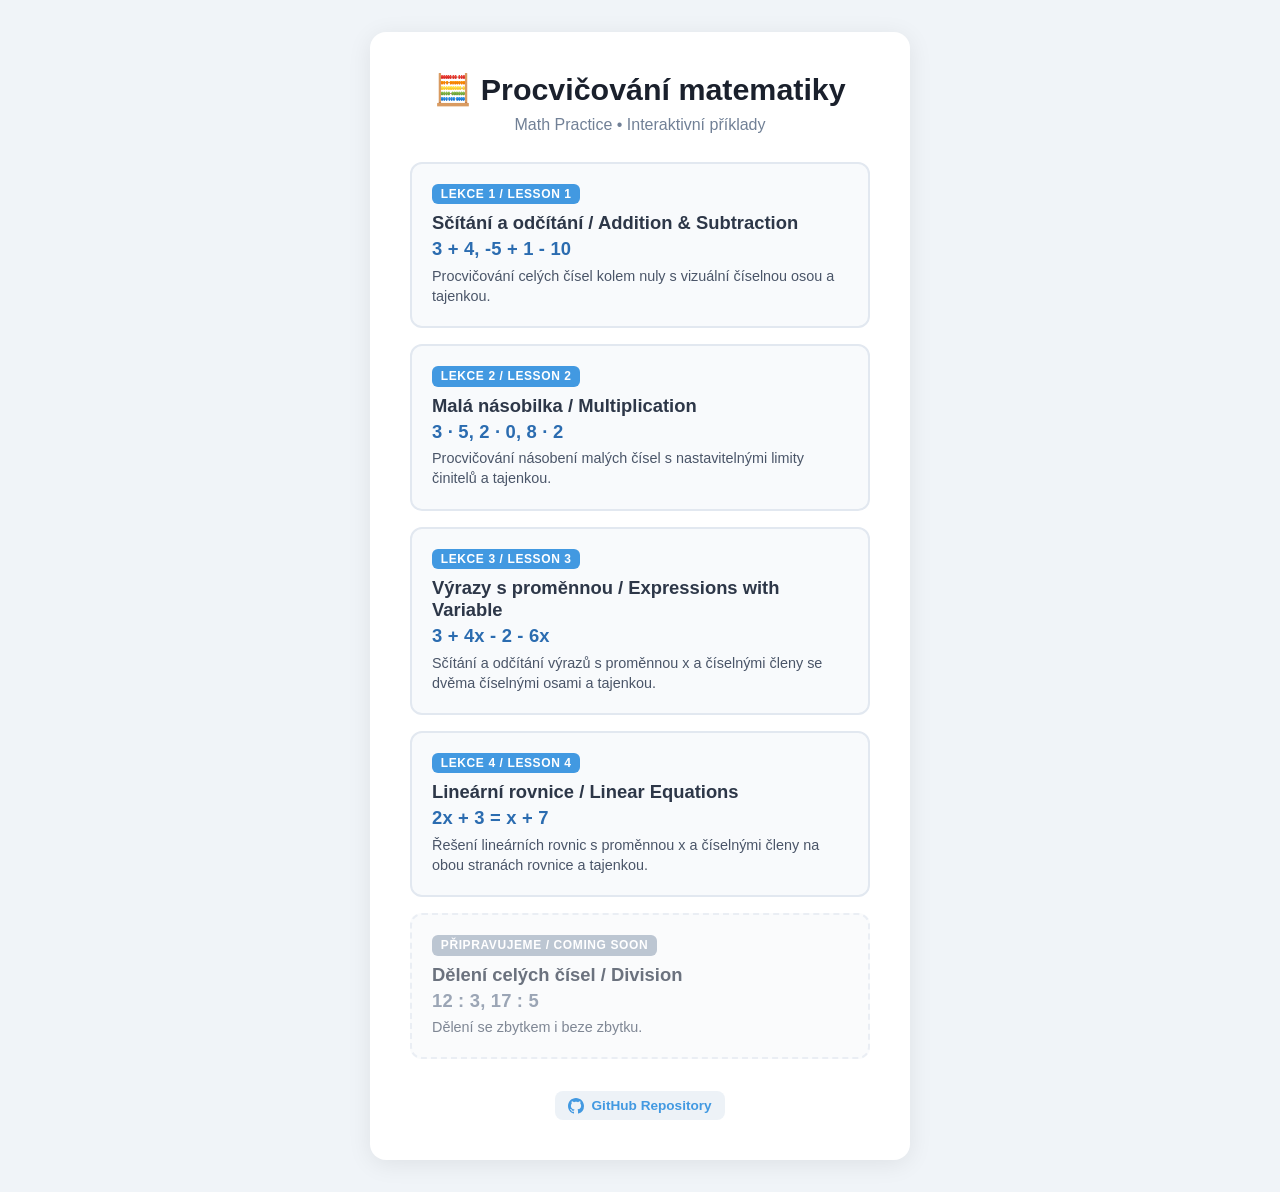
<file: index.html>
<!DOCTYPE html>
<html lang="cs">
<head>
  <meta charset="UTF-8">
  <meta name="viewport" content="width=device-width, initial-scale=1.0">
  <title>Procvičování matematiky / Math Practice</title>
  <style>
    *, *::before, *::after {
      box-sizing: border-box;
      margin: 0;
      padding: 0;
    }
    body {
      font-family: 'Segoe UI', Tahoma, Geneva, Verdana, sans-serif;
      background: #f0f4f8;
      color: #2d3748;
      min-height: 100vh;
      display: flex;
      justify-content: center;
      align-items: center;
      padding: 2rem 1rem;
    }
    .portal-card {
      background: #fff;
      border-radius: 16px;
      box-shadow: 0 4px 24px rgba(0,0,0,0.08);
      max-width: 540px;
      width: 100%;
      padding: 2.5rem;
      text-align: center;
    }
    .github-link {
      display: inline-flex;
      align-items: center;
      gap: 0.45rem;
      font-size: 0.85rem;
      font-weight: 600;
      color: #4a5568;
      text-decoration: none;
      background: #edf2f7;
      padding: 0.4rem 0.85rem;
      border-radius: 8px;
      transition: all 0.15s ease;
    }
    .github-link:hover {
      background: #e2e8f0;
      color: #1a202c;
      text-decoration: none;
    }
    .github-link svg {
      width: 16px;
      height: 16px;
      fill: currentColor;
    }
    h1 {
      font-size: 1.9rem;
      margin-bottom: 0.5rem;
      color: #1a202c;
    }
    .subtitle {
      font-size: 1rem;
      color: #718096;
      margin-bottom: 1.75rem;
    }
    .lessons-list {
      display: flex;
      flex-direction: column;
      gap: 1rem;
      margin-bottom: 2rem;
      text-align: left;
    }
    .lesson-card {
      display: block;
      text-decoration: none;
      color: inherit;
      background: #f8fafc;
      border: 2px solid #e2e8f0;
      border-radius: 12px;
      padding: 1.25rem;
      transition: all 0.2s ease;
    }
    .lesson-card:hover {
      border-color: #4299e1;
      background: #ebf8ff;
      transform: translateY(-2px);
      box-shadow: 0 4px 12px rgba(66, 153, 225, 0.15);
    }
    .lesson-badge {
      display: inline-block;
      font-size: 0.75rem;
      font-weight: 700;
      text-transform: uppercase;
      letter-spacing: 0.05em;
      padding: 0.2rem 0.55rem;
      border-radius: 6px;
      background: #4299e1;
      color: #fff;
      margin-bottom: 0.5rem;
    }
    .lesson-card.upcoming .lesson-badge {
      background: #a0aec0;
    }
    .lesson-card.upcoming {
      opacity: 0.7;
      cursor: not-allowed;
      border-style: dashed;
    }
    .lesson-card.upcoming:hover {
      border-color: #cbd5e1;
      background: #f8fafc;
      transform: none;
      box-shadow: none;
    }
    .lesson-title {
      font-size: 1.15rem;
      font-weight: 700;
      color: #2d3748;
      margin-bottom: 0.25rem;
    }
    .lesson-example {
      font-size: 1.15rem;
      font-weight: 700;
      color: #2b6cb0;
      margin-bottom: 0.35rem;
      letter-spacing: 0.01em;
    }
    .lesson-card.upcoming .lesson-example {
      color: #718096;
    }
    .lesson-desc {
      font-size: 0.9rem;
      color: #4a5568;
      line-height: 1.4;
    }
    .footer {
      font-size: 0.85rem;
      color: #a0aec0;
    }
    .footer a {
      color: #4299e1;
      text-decoration: none;
    }
    .footer a:hover {
      text-decoration: underline;
    }
  </style>
</head>
<body>
  <div class="portal-card">
    <h1>🧮 Procvičování matematiky</h1>
    <p class="subtitle">Math Practice &bull; Interaktivní příklady</p>

    <div class="lessons-list">
      <a href="1/" class="lesson-card">
        <span class="lesson-badge">Lekce 1 / Lesson 1</span>
        <div class="lesson-title">Sčítání a odčítání / Addition &amp; Subtraction</div>
        <div class="lesson-example">3 + 4, -5 + 1 - 10</div>
        <div class="lesson-desc">Procvičování celých čísel kolem nuly s vizuální číselnou osou a tajenkou.</div>
      </a>

      <a href="2/" class="lesson-card">
        <span class="lesson-badge">Lekce 2 / Lesson 2</span>
        <div class="lesson-title">Malá násobilka / Multiplication</div>
        <div class="lesson-example">3 · 5, 2 · 0, 8 · 2</div>
        <div class="lesson-desc">Procvičování násobení malých čísel s nastavitelnými limity činitelů a tajenkou.</div>
      </a>

      <a href="3/" class="lesson-card">
        <span class="lesson-badge">Lekce 3 / Lesson 3</span>
        <div class="lesson-title">Výrazy s proměnnou / Expressions with Variable</div>
        <div class="lesson-example">3 + 4x - 2 - 6x</div>
        <div class="lesson-desc">Sčítání a odčítání výrazů s proměnnou x a číselnými členy se dvěma číselnými osami a tajenkou.</div>
      </a>

      <a href="4/" class="lesson-card">
        <span class="lesson-badge">Lekce 4 / Lesson 4</span>
        <div class="lesson-title">Lineární rovnice / Linear Equations</div>
        <div class="lesson-example">2x + 3 = x + 7</div>
        <div class="lesson-desc">Řešení lineárních rovnic s proměnnou x a číselnými členy na obou stranách rovnice a tajenkou.</div>
      </a>

      <div class="lesson-card upcoming">
        <span class="lesson-badge">Připravujeme / Coming Soon</span>
        <div class="lesson-title">Dělení celých čísel / Division</div>
        <div class="lesson-example">12 : 3, 17 : 5</div>
        <div class="lesson-desc">Dělení se zbytkem i beze zbytku.</div>
      </div>
    </div>

    <div class="footer">
      <a href="https://github.com/me2d13/math" target="_blank" rel="noopener" class="github-link">
        <svg viewBox="0 0 16 16" width="16" height="16" aria-hidden="true"><path fill="currentColor" d="M8 0C3.58 0 0 3.58 0 8c0 3.54 2.29 6.53 5.47 7.59.4.07.55-.17.55-.38 0-.19-.01-.82-.01-1.49-2.01.37-2.53-.49-2.69-.94-.09-.23-.48-.94-.82-1.13-.28-.15-.68-.52-.01-.53.63-.01 1.08.58 1.23.82.72 1.21 1.87.87 2.33.66.07-.52.28-.87.51-1.07-1.78-.2-3.64-.89-3.64-3.95 0-.87.31-1.59.82-2.15-.08-.2-.36-1.02.08-2.12 0 0 .67-.21 2.2.82.64-.18 1.32-.27 2-.27.68 0 1.36.09 2 .27 1.53-1.04 2.2-.82 2.2-.82.44 1.1.16 1.92.08 2.12.51.56.82 1.27.82 2.15 0 3.07-1.87 3.75-3.65 3.95.29.25.54.73.54 1.48 0 1.07-.01 1.93-.01 2.2 0 .21.15.46.55.38A8.013 8.013 0 0016 8c0-4.42-3.58-8-8-8z"></path></svg>
        <span>GitHub Repository</span>
      </a>
    </div>
  </div>
</body>
</html>
</file>
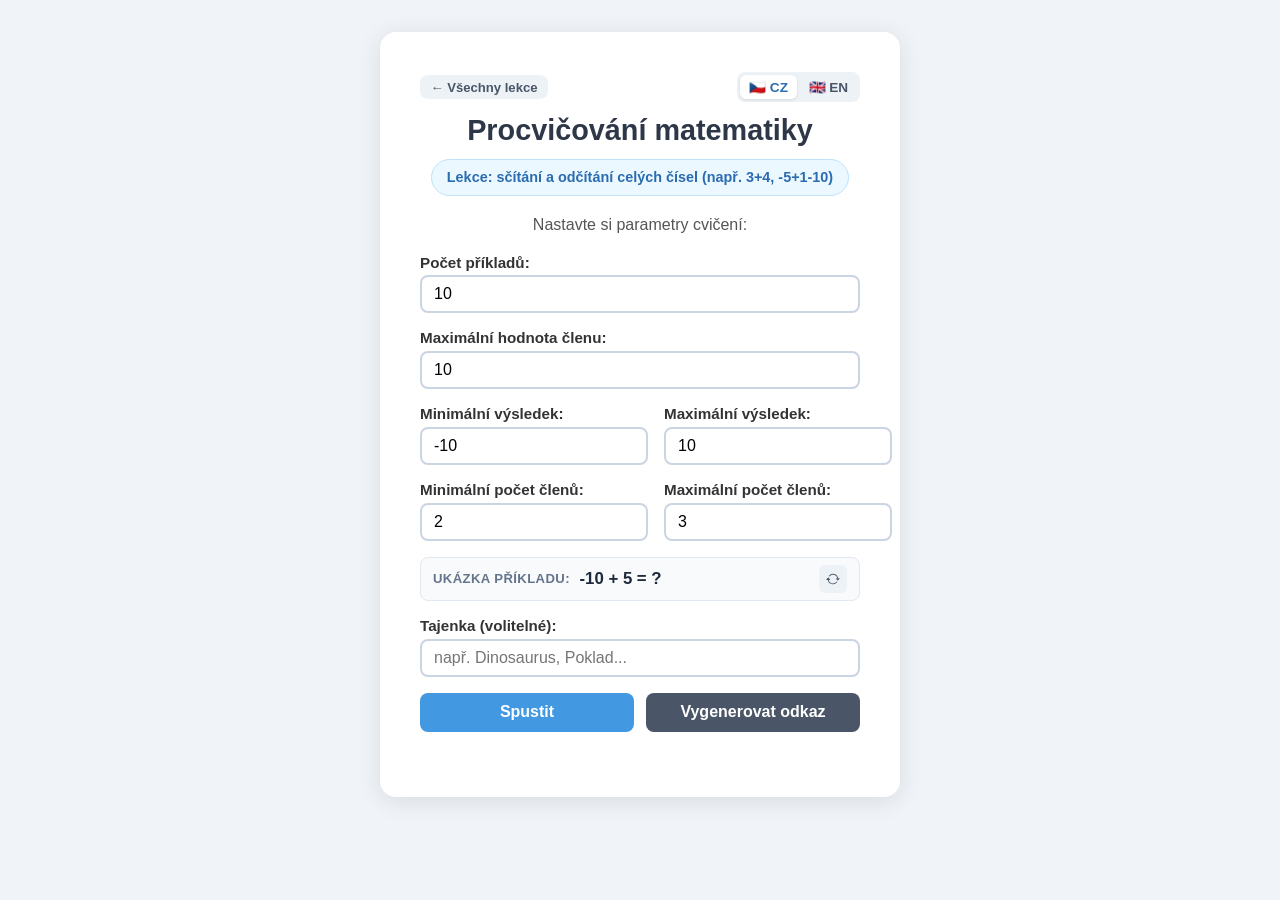
<file: 1/index.html>
<!DOCTYPE html>
<html lang="cs">
<head>
  <meta charset="UTF-8">
  <meta name="viewport" content="width=device-width, initial-scale=1.0">
  <title>Procvičování matematiky</title>
  <link rel="stylesheet" href="../shared/style.css">
</head>
<body>
  <div class="container">
    <div class="top-bar">
      <div class="top-bar-left">
        <a href="../" class="nav-home-link" data-i18n="allLessons">← Všechny lekce</a>
      </div>
      <div class="top-bar-right">
        <div class="lang-switcher">
          <button type="button" class="lang-btn active" data-lang="cs" title="Čeština">🇨🇿 CZ</button>
          <button type="button" class="lang-btn" data-lang="en" title="English">🇬🇧 EN</button>
        </div>
      </div>
    </div>

    <h1 data-i18n="appTitle">Procvičování matematiky</h1>

    <!-- SETUP SCREEN -->
    <div id="setup-screen">
      <div class="lesson-info" data-i18n="lesson1Info">Lekce: sčítání a odčítání celých čísel (např. 3+4, -5+1-10)</div>
      <p data-i18n="setupPrompt">Nastavte si parametry cvičení:</p>
      <div class="form-group">
        <label for="total-count" data-i18n="totalCountLabel">Počet příkladů:</label>
        <input type="number" id="total-count" min="1" value="10">
      </div>
      <div class="form-group">
        <label for="max-val" data-i18n="maxValLabel">Maximální hodnota členu:</label>
        <input type="number" id="max-val" min="1" value="10">
      </div>
      <div class="form-row">
        <div class="form-group">
          <label for="min-res" data-i18n="minResLabel">Minimální výsledek:</label>
          <input type="number" id="min-res" value="-10">
        </div>
        <div class="form-group">
          <label for="max-res" data-i18n="maxResLabel">Maximální výsledek:</label>
          <input type="number" id="max-res" value="10">
        </div>
      </div>
      <div class="form-row">
        <div class="form-group">
          <label for="min-terms" data-i18n="minTermsLabel">Minimální počet členů:</label>
          <input type="number" id="min-terms" min="2" value="2">
        </div>
        <div class="form-group">
          <label for="max-terms" data-i18n="maxTermsLabel">Maximální počet členů:</label>
          <input type="number" id="max-terms" min="2" value="3">
        </div>
      </div>
      <div class="sample-task-row">
        <div class="sample-task-left">
          <span class="sample-task-label" data-i18n="sampleTaskLabel">Ukázka příkladu:</span>
          <span class="sample-task-expr" id="sample-task-expr">—</span>
        </div>
        <button type="button" class="sample-refresh-btn" id="sample-refresh-btn" data-i18n-title="refreshSampleTitle" title="Vygenerovat jinou ukázku">
          <svg viewBox="0 0 16 16" aria-hidden="true"><path d="M11.534 7h3.932a.25.25 0 0 1 .192.41l-1.966 2.36a.25.25 0 0 1-.384 0l-1.966-2.36a.25.25 0 0 1 .192-.41zm-7.068 2H.534a.25.25 0 0 1-.192-.41l1.966-2.36a.25.25 0 0 1 .384 0l1.966 2.36a.25.25 0 0 1-.192.41z"/><path fill-rule="evenodd" d="M8 3c-1.552 0-2.94.707-3.857 1.818a.5.5 0 1 1-.771-.636A6.002 6.002 0 0 1 13.917 7H12.9A5.002 5.002 0 0 0 8 3zM3.1 9a5.002 5.002 0 0 0 4.9 4c1.552 0 2.94-.707 3.857-1.818a.5.5 0 1 1 .771.636A6.002 6.002 0 0 1 2.083 9H3.1z"/></svg>
        </button>
      </div>
      <div class="form-group">
        <label for="secret-word" data-i18n="secretWordLabel">Tajenka (volitelné):</label>
        <input type="text" id="secret-word" data-i18n-placeholder="secretWordPlaceholder" placeholder="např. Dinosaurus, Poklad...">
      </div>
      <div class="setup-btn-row">
        <button type="button" id="start-btn" data-i18n="startBtn">Spustit</button>
        <button type="button" id="gen-link-btn" data-i18n="genLinkBtn">Vygenerovat odkaz</button>
      </div>
      <div id="link-container" class="link-container hidden">
        <p class="link-label" data-i18n="linkLabel">Sdílejte tento odkaz se studentem:</p>
        <div class="link-box">
          <input type="text" id="share-link-input" readonly>
          <button type="button" id="copy-link-btn" data-i18n="copyBtn">Kopírovat</button>
        </div>
      </div>
      <div id="setup-error" class="error"></div>
    </div>

    <!-- PRACTICE SCREEN -->
    <div id="practice-screen" class="hidden">
      <div class="progress">
        <span id="progress-text">0 / 10</span>
      </div>
      <div id="problem-display" class="problem"></div>
      <div class="hint-container">
        <button type="button" id="hint-btn" class="hint-btn" data-i18n="hintBtn">Nápověda</button>
      </div>
      <div id="hint-box" class="hint-box hidden">
        <div id="number-line-container"></div>
      </div>
      <div class="input-area">
        <input type="text" id="answer-input" data-i18n-placeholder="answerPlaceholder" placeholder="Tvůj výsledek" autocomplete="off" inputmode="numeric" virtualkeyboardpolicy="manual">
      </div>
      <div id="numpad">
        <button type="button" class="np" data-value="1">1</button>
        <button type="button" class="np" data-value="2">2</button>
        <button type="button" class="np" data-value="3">3</button>

        <button type="button" class="np" data-value="4">4</button>
        <button type="button" class="np" data-value="5">5</button>
        <button type="button" class="np" data-value="6">6</button>

        <button type="button" class="np" data-value="7">7</button>
        <button type="button" class="np" data-value="8">8</button>
        <button type="button" class="np" data-value="9">9</button>

        <button type="button" class="np" data-action="minus">−</button>
        <button type="button" class="np" data-value="0">0</button>
        <button type="button" class="np" data-action="back">←</button>

        <button type="button" class="np" data-action="clear">C</button>
        <button type="button" id="next-btn" class="np numpad-next" data-i18n="nextBtn">Další</button>
      </div>
      <div id="feedback" class="feedback"></div>
    </div>

    <!-- CONGRATULATIONS SCREEN -->
    <div id="congrats-screen" class="hidden">
      <h2 data-i18n="congratsTitle">🎉 Gratulujeme! 🎉</h2>
      <p data-i18n="congratsMsg">Úspěšně jsi dokončil všechny příklady!</p>
      <div id="secret-reveal" class="secret-reveal hidden">
        <p class="secret-heading" data-i18n="secretRevealHeading">Právě jsi odhalil tajenku:</p>
        <div id="secret-word-display" class="secret-word-display"></div>
      </div>
      <p class="congrats-instruction" data-i18n="congratsInstruction">Nyní můžeš stránku zavřít, nebo kliknout na tlačítko níže a začít znovu.</p>
      <button id="restart-btn" data-i18n="restartBtn">Začít znovu</button>
    </div>
  </div>

  <script src="../shared/i18n.js"></script>
  <script src="../shared/common.js"></script>
  <script src="app.js"></script>
</body>
</html>
</file>
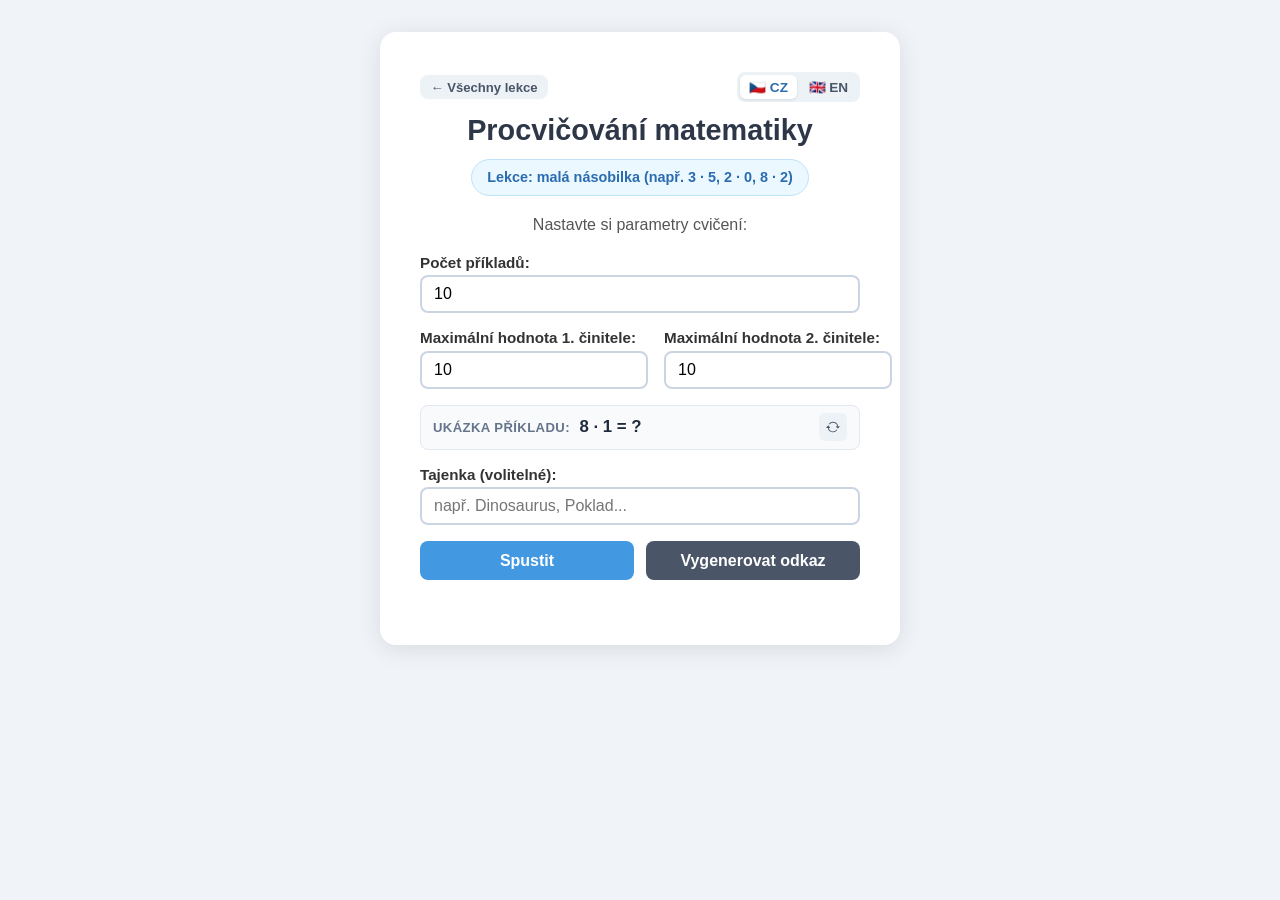
<file: 2/index.html>
<!DOCTYPE html>
<html lang="cs">
<head>
  <meta charset="UTF-8">
  <meta name="viewport" content="width=device-width, initial-scale=1.0">
  <title>Procvičování matematiky - Malá násobilka</title>
  <link rel="stylesheet" href="../shared/style.css">
</head>
<body>
  <div class="container">
    <div class="top-bar">
      <div class="top-bar-left">
        <a href="../" class="nav-home-link" data-i18n="allLessons">← Všechny lekce</a>
      </div>
      <div class="top-bar-right">
        <div class="lang-switcher">
          <button type="button" class="lang-btn active" data-lang="cs" title="Čeština">🇨🇿 CZ</button>
          <button type="button" class="lang-btn" data-lang="en" title="English">🇬🇧 EN</button>
        </div>
      </div>
    </div>

    <h1 data-i18n="appTitle">Procvičování matematiky</h1>

    <!-- SETUP SCREEN -->
    <div id="setup-screen">
      <div class="lesson-info" data-i18n="lesson2Info">Lekce: malá násobilka (např. 3 · 5, 2 · 0, 8 · 2)</div>
      <p data-i18n="setupPrompt">Nastavte si parametry cvičení:</p>

      <div class="form-group">
        <label for="total-count" data-i18n="totalCountLabel">Počet příkladů:</label>
        <input type="number" id="total-count" min="1" value="10">
      </div>

      <div class="form-row">
        <div class="form-group">
          <label for="max-val-1" data-i18n="maxVal1Label">Maximální hodnota 1. činitele:</label>
          <input type="number" id="max-val-1" min="0" value="10">
        </div>
        <div class="form-group">
          <label for="max-val-2" data-i18n="maxVal2Label">Maximální hodnota 2. činitele:</label>
          <input type="number" id="max-val-2" min="0" value="10">
        </div>
      </div>
      <div class="sample-task-row">
        <div class="sample-task-left">
          <span class="sample-task-label" data-i18n="sampleTaskLabel">Ukázka příkladu:</span>
          <span class="sample-task-expr" id="sample-task-expr">—</span>
        </div>
        <button type="button" class="sample-refresh-btn" id="sample-refresh-btn" data-i18n-title="refreshSampleTitle" title="Vygenerovat jinou ukázku">
          <svg viewBox="0 0 16 16" aria-hidden="true"><path d="M11.534 7h3.932a.25.25 0 0 1 .192.41l-1.966 2.36a.25.25 0 0 1-.384 0l-1.966-2.36a.25.25 0 0 1 .192-.41zm-7.068 2H.534a.25.25 0 0 1-.192-.41l1.966-2.36a.25.25 0 0 1 .384 0l1.966 2.36a.25.25 0 0 1-.192.41z"/><path fill-rule="evenodd" d="M8 3c-1.552 0-2.94.707-3.857 1.818a.5.5 0 1 1-.771-.636A6.002 6.002 0 0 1 13.917 7H12.9A5.002 5.002 0 0 0 8 3zM3.1 9a5.002 5.002 0 0 0 4.9 4c1.552 0 2.94-.707 3.857-1.818a.5.5 0 1 1 .771.636A6.002 6.002 0 0 1 2.083 9H3.1z"/></svg>
        </button>
      </div>

      <div class="form-group">
        <label for="secret-word" data-i18n="secretWordLabel">Tajenka (volitelné):</label>
        <input type="text" id="secret-word" data-i18n-placeholder="secretWordPlaceholder" placeholder="např. Dinosaurus, Poklad...">
      </div>

      <div class="setup-btn-row">
        <button type="button" id="start-btn" data-i18n="startBtn">Spustit</button>
        <button type="button" id="gen-link-btn" data-i18n="genLinkBtn">Vygenerovat odkaz</button>
      </div>

      <div id="link-container" class="link-container hidden">
        <p class="link-label" data-i18n="linkLabel">Sdílejte tento odkaz se studentem:</p>
        <div class="link-box">
          <input type="text" id="share-link-input" readonly>
          <button type="button" id="copy-link-btn" data-i18n="copyBtn">Kopírovat</button>
        </div>
      </div>

      <div id="setup-error" class="error"></div>
    </div>

    <!-- PRACTICE SCREEN -->
    <div id="practice-screen" class="hidden">
      <div class="progress">
        <span id="progress-text">0 / 10</span>
      </div>
      <div id="problem-display" class="problem"></div>
      <div class="hint-container">
        <button type="button" id="hint-btn" class="hint-btn" data-i18n="hintBtn">Nápověda</button>
      </div>
      <div id="hint-box" class="hint-box hidden">
        <div id="mult-tables-container" class="mult-tables-container"></div>
      </div>
      <div class="input-area">
        <input type="text" id="answer-input" data-i18n-placeholder="answerPlaceholder" placeholder="Tvůj výsledek" autocomplete="off" inputmode="numeric" virtualkeyboardpolicy="manual">
      </div>
      <div id="numpad">
        <button type="button" class="np" data-value="1">1</button>
        <button type="button" class="np" data-value="2">2</button>
        <button type="button" class="np" data-value="3">3</button>

        <button type="button" class="np" data-value="4">4</button>
        <button type="button" class="np" data-value="5">5</button>
        <button type="button" class="np" data-value="6">6</button>

        <button type="button" class="np" data-value="7">7</button>
        <button type="button" class="np" data-value="8">8</button>
        <button type="button" class="np" data-value="9">9</button>

        <button type="button" class="np" data-action="minus">−</button>
        <button type="button" class="np" data-value="0">0</button>
        <button type="button" class="np" data-action="back">←</button>

        <button type="button" class="np" data-action="clear">C</button>
        <button type="button" id="next-btn" class="np numpad-next" data-i18n="nextBtn">Další</button>
      </div>
      <div id="feedback" class="feedback"></div>
    </div>

    <!-- CONGRATULATIONS SCREEN -->
    <div id="congrats-screen" class="hidden">
      <h2 data-i18n="congratsTitle">🎉 Gratulujeme! 🎉</h2>
      <p data-i18n="congratsMsg">Úspěšně jsi dokončil všechny příklady!</p>
      <div id="secret-reveal" class="secret-reveal hidden">
        <p class="secret-heading" data-i18n="secretRevealHeading">Právě jsi odhalil tajenku:</p>
        <div id="secret-word-display" class="secret-word-display"></div>
      </div>
      <p class="congrats-instruction" data-i18n="congratsInstruction">Nyní můžeš stránku zavřít, nebo kliknout na tlačítko níže a začít znovu.</p>
      <button id="restart-btn" data-i18n="restartBtn">Začít znovu</button>
    </div>
  </div>

  <script src="../shared/i18n.js"></script>
  <script src="../shared/common.js"></script>
  <script src="app.js"></script>
</body>
</html>
</file>
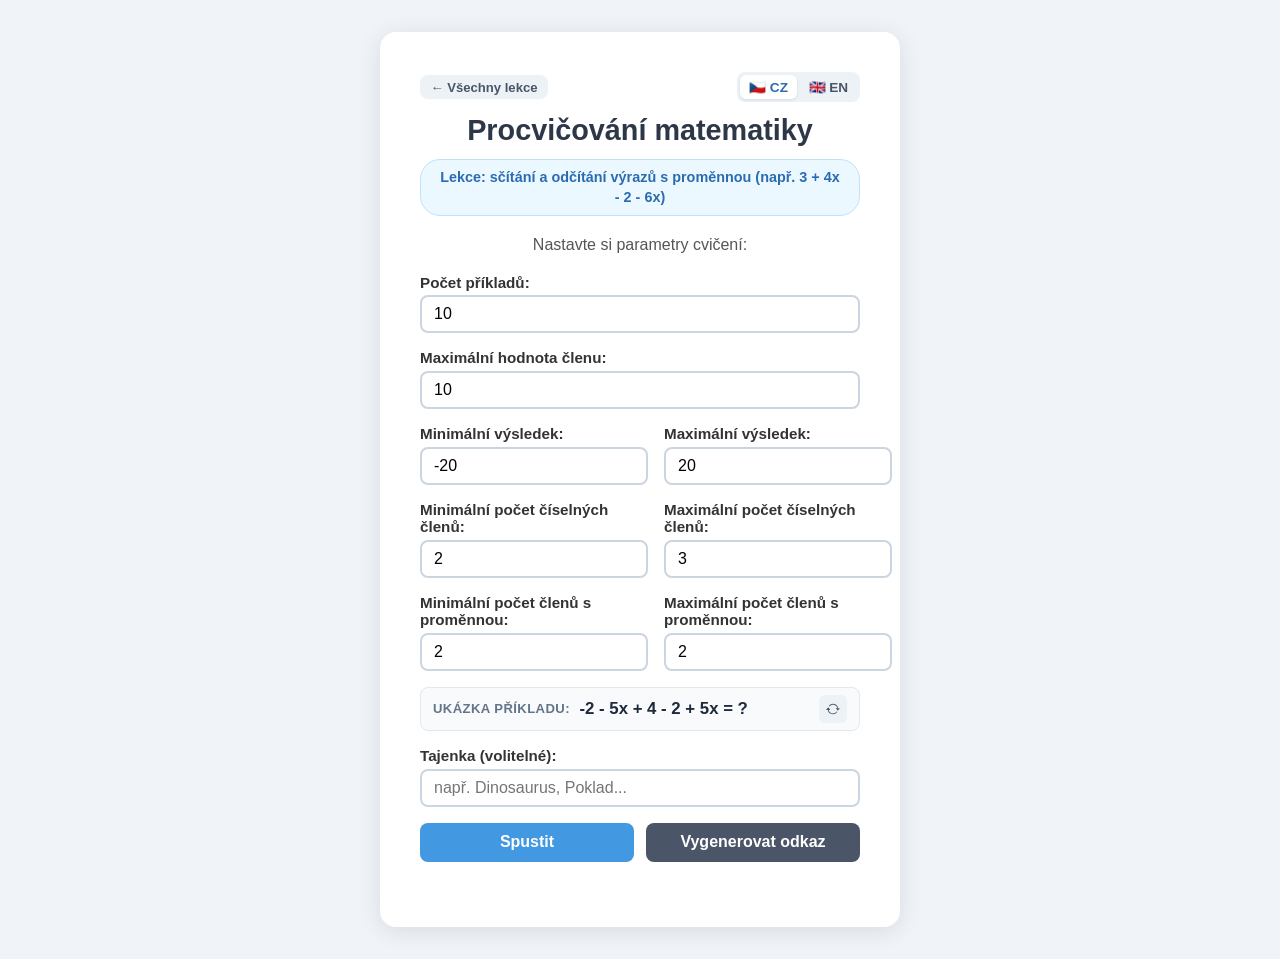
<file: 3/index.html>
<!DOCTYPE html>
<html lang="cs">
<head>
  <meta charset="UTF-8">
  <meta name="viewport" content="width=device-width, initial-scale=1.0">
  <title>Procvičování matematiky</title>
  <link rel="stylesheet" href="../shared/style.css">
</head>
<body>
  <div class="container">
    <div class="top-bar">
      <div class="top-bar-left">
        <a href="../" class="nav-home-link" data-i18n="allLessons">← Všechny lekce</a>
      </div>
      <div class="top-bar-right">
        <div class="lang-switcher">
          <button type="button" class="lang-btn active" data-lang="cs" title="Čeština">🇨🇿 CZ</button>
          <button type="button" class="lang-btn" data-lang="en" title="English">🇬🇧 EN</button>
        </div>
      </div>
    </div>

    <h1 data-i18n="appTitle">Procvičování matematiky</h1>

    <!-- SETUP SCREEN -->
    <div id="setup-screen">
      <div class="lesson-info" data-i18n="lesson3Info">Lekce: sčítání a odčítání výrazů s proměnnou (např. 3 + 4x - 2 - 6x)</div>
      <p data-i18n="setupPrompt">Nastavte si parametry cvičení:</p>

      <div class="form-group">
        <label for="total-count" data-i18n="totalCountLabel">Počet příkladů:</label>
        <input type="number" id="total-count" min="1" value="10">
      </div>

      <div class="form-group">
        <label for="max-val" data-i18n="maxValLabel">Maximální hodnota členu:</label>
        <input type="number" id="max-val" min="1" value="10">
      </div>

      <div class="form-row">
        <div class="form-group">
          <label for="min-res" data-i18n="minResLabel">Minimální výsledek:</label>
          <input type="number" id="min-res" value="-20">
        </div>
        <div class="form-group">
          <label for="max-res" data-i18n="maxResLabel">Maximální výsledek:</label>
          <input type="number" id="max-res" value="20">
        </div>
      </div>

      <div class="form-row">
        <div class="form-group">
          <label for="min-const-terms" data-i18n="minConstTermsLabel">Minimální počet číselných členů:</label>
          <input type="number" id="min-const-terms" min="0" value="2">
        </div>
        <div class="form-group">
          <label for="max-const-terms" data-i18n="maxConstTermsLabel">Maximální počet číselných členů:</label>
          <input type="number" id="max-const-terms" min="0" value="3">
        </div>
      </div>

      <div class="form-row">
        <div class="form-group">
          <label for="min-var-terms" data-i18n="minVarTermsLabel">Minimální počet členů s proměnnou:</label>
          <input type="number" id="min-var-terms" min="0" value="2">
        </div>
        <div class="form-group">
          <label for="max-var-terms" data-i18n="maxVarTermsLabel">Maximální počet členů s proměnnou:</label>
          <input type="number" id="max-var-terms" min="0" value="2">
        </div>
      </div>

      <div class="sample-task-row">
        <div class="sample-task-left">
          <span class="sample-task-label" data-i18n="sampleTaskLabel">Ukázka příkladu:</span>
          <span class="sample-task-expr" id="sample-task-expr">—</span>
        </div>
        <button type="button" class="sample-refresh-btn" id="sample-refresh-btn" data-i18n-title="refreshSampleTitle" title="Vygenerovat jinou ukázku">
          <svg viewBox="0 0 16 16" aria-hidden="true"><path d="M11.534 7h3.932a.25.25 0 0 1 .192.41l-1.966 2.36a.25.25 0 0 1-.384 0l-1.966-2.36a.25.25 0 0 1 .192-.41zm-7.068 2H.534a.25.25 0 0 1-.192-.41l1.966-2.36a.25.25 0 0 1 .384 0l1.966 2.36a.25.25 0 0 1-.192.41z"/><path fill-rule="evenodd" d="M8 3c-1.552 0-2.94.707-3.857 1.818a.5.5 0 1 1-.771-.636A6.002 6.002 0 0 1 13.917 7H12.9A5.002 5.002 0 0 0 8 3zM3.1 9a5.002 5.002 0 0 0 4.9 4c1.552 0 2.94-.707 3.857-1.818a.5.5 0 1 1 .771.636A6.002 6.002 0 0 1 2.083 9H3.1z"/></svg>
        </button>
      </div>

      <div class="form-group">
        <label for="secret-word" data-i18n="secretWordLabel">Tajenka (volitelné):</label>
        <input type="text" id="secret-word" data-i18n-placeholder="secretWordPlaceholder" placeholder="např. Dinosaurus, Poklad...">
      </div>

      <div class="setup-btn-row">
        <button type="button" id="start-btn" data-i18n="startBtn">Spustit</button>
        <button type="button" id="gen-link-btn" data-i18n="genLinkBtn">Vygenerovat odkaz</button>
      </div>

      <div id="link-container" class="link-container hidden">
        <p class="link-label" data-i18n="linkLabel">Sdílejte tento odkaz se studentem:</p>
        <div class="link-box">
          <input type="text" id="share-link-input" readonly>
          <button type="button" id="copy-link-btn" data-i18n="copyBtn">Kopírovat</button>
        </div>
      </div>

      <div id="setup-error" class="error"></div>
    </div>

    <!-- PRACTICE SCREEN -->
    <div id="practice-screen" class="hidden">
      <div class="progress">
        <span id="progress-text">0 / 10</span>
      </div>
      <div id="problem-display" class="problem"></div>

      <div class="hint-container">
        <button type="button" id="hint-btn" class="hint-btn" data-i18n="hintBtn">Nápověda</button>
      </div>

      <div id="hint-box" class="hint-box hidden">
        <div id="number-lines-container">
          <div id="const-line-section" class="number-line-section">
            <div class="number-line-header" data-i18n="numberLineConstTitle">Čísla</div>
            <div id="const-line-svg"></div>
          </div>
          <div id="var-line-section" class="number-line-section">
            <div class="number-line-header" data-i18n="numberLineVarTitle">Členy s proměnnou (x)</div>
            <div id="var-line-svg"></div>
          </div>
        </div>
      </div>

      <div class="input-area">
        <input type="text" id="answer-input" data-i18n-placeholder="answerPlaceholderVar" placeholder="Tvůj výsledek (např. 5x+7)" autocomplete="off" inputmode="none" virtualkeyboardpolicy="manual">
      </div>

      <div id="numpad" class="numpad-4col">
        <button type="button" class="np" data-value="1">1</button>
        <button type="button" class="np" data-value="2">2</button>
        <button type="button" class="np" data-value="3">3</button>
        <button type="button" class="np np-op" data-action="plus">+</button>

        <button type="button" class="np" data-value="4">4</button>
        <button type="button" class="np" data-value="5">5</button>
        <button type="button" class="np" data-value="6">6</button>
        <button type="button" class="np np-op" data-action="minus">−</button>

        <button type="button" class="np" data-value="7">7</button>
        <button type="button" class="np" data-value="8">8</button>
        <button type="button" class="np" data-value="9">9</button>
        <button type="button" class="np np-var" data-action="var" data-var="x">x</button>

        <button type="button" class="np" data-action="clear">C</button>
        <button type="button" class="np" data-value="0">0</button>
        <button type="button" class="np" data-action="back">←</button>
        <button type="button" id="next-btn" class="np numpad-next" data-i18n="nextBtn">Další</button>
      </div>

      <div id="feedback" class="feedback"></div>
    </div>

    <!-- CONGRATULATIONS SCREEN -->
    <div id="congrats-screen" class="hidden">
      <h2 data-i18n="congratsTitle">🎉 Gratulujeme! 🎉</h2>
      <p data-i18n="congratsMsg">Úspěšně jsi dokončil všechny příklady!</p>
      <div id="secret-reveal" class="secret-reveal hidden">
        <p class="secret-heading" data-i18n="secretRevealHeading">Právě jsi odhalil tajenku:</p>
        <div id="secret-word-display" class="secret-word-display"></div>
      </div>
      <p class="congrats-instruction" data-i18n="congratsInstruction">Nyní můžeš stránku zavřít, nebo kliknout na tlačítko níže a začít znovu.</p>
      <button id="restart-btn" data-i18n="restartBtn">Začít znovu</button>
    </div>
  </div>

  <script src="../shared/i18n.js"></script>
  <script src="../shared/common.js"></script>
  <script src="app.js"></script>
</body>
</html>
</file>
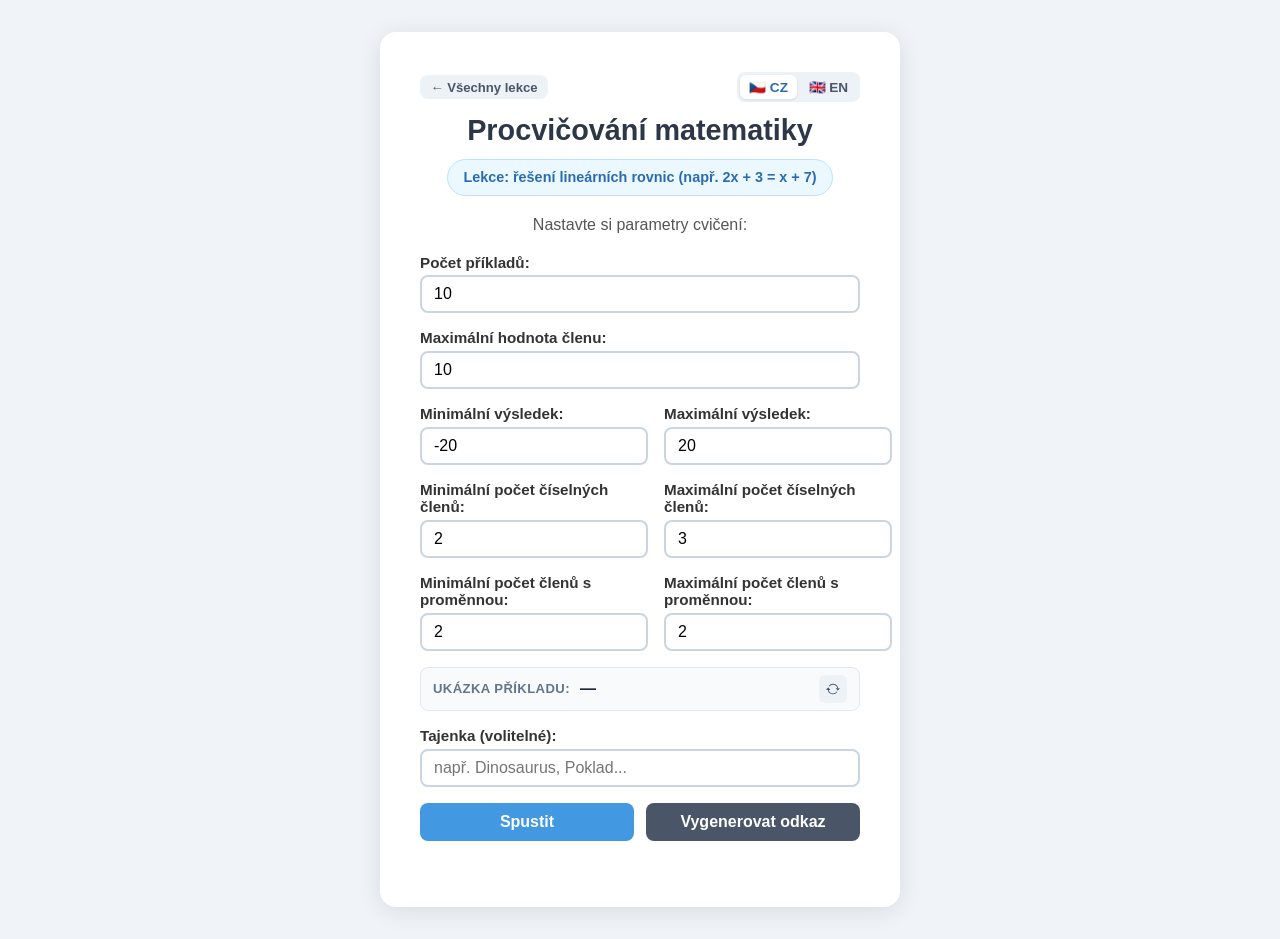
<file: 4/index.html>
<!DOCTYPE html>
<html lang="cs">
<head>
  <meta charset="UTF-8">
  <meta name="viewport" content="width=device-width, initial-scale=1.0">
  <title>Procvičování matematiky</title>
  <link rel="stylesheet" href="../shared/style.css">
</head>
<body>
  <div class="container">
    <div class="top-bar">
      <div class="top-bar-left">
        <a href="../" class="nav-home-link" data-i18n="allLessons">← Všechny lekce</a>
      </div>
      <div class="top-bar-right">
        <div class="lang-switcher">
          <button type="button" class="lang-btn active" data-lang="cs" title="Čeština">🇨🇿 CZ</button>
          <button type="button" class="lang-btn" data-lang="en" title="English">🇬🇧 EN</button>
        </div>
      </div>
    </div>

    <h1 data-i18n="appTitle">Procvičování matematiky</h1>

    <!-- SETUP SCREEN -->
    <div id="setup-screen">
      <div class="lesson-info" data-i18n="lesson4Info">Lekce: řešení lineárních rovnic (např. 2x + 3 = x + 7)</div>
      <p data-i18n="setupPrompt">Nastavte si parametry cvičení:</p>

      <div class="form-group">
        <label for="total-count" data-i18n="totalCountLabel">Počet příkladů:</label>
        <input type="number" id="total-count" min="1" value="10">
      </div>

      <div class="form-group">
        <label for="max-val" data-i18n="maxValLabel">Maximální hodnota členu:</label>
        <input type="number" id="max-val" min="1" value="10">
      </div>

      <div class="form-row">
        <div class="form-group">
          <label for="min-res" data-i18n="minResLabel">Minimální výsledek:</label>
          <input type="number" id="min-res" value="-20">
        </div>
        <div class="form-group">
          <label for="max-res" data-i18n="maxResLabel">Maximální výsledek:</label>
          <input type="number" id="max-res" value="20">
        </div>
      </div>

      <div class="form-row">
        <div class="form-group">
          <label for="min-const-terms" data-i18n="minConstTermsLabel">Minimální počet číselných členů:</label>
          <input type="number" id="min-const-terms" min="0" value="2">
        </div>
        <div class="form-group">
          <label for="max-const-terms" data-i18n="maxConstTermsLabel">Maximální počet číselných členů:</label>
          <input type="number" id="max-const-terms" min="0" value="3">
        </div>
      </div>

      <div class="form-row">
        <div class="form-group">
          <label for="min-var-terms" data-i18n="minVarTermsLabel">Minimální počet členů s proměnnou:</label>
          <input type="number" id="min-var-terms" min="1" value="2">
        </div>
        <div class="form-group">
          <label for="max-var-terms" data-i18n="maxVarTermsLabel">Maximální počet členů s proměnnou:</label>
          <input type="number" id="max-var-terms" min="1" value="2">
        </div>
      </div>

      <div class="sample-task-row">
        <div class="sample-task-left">
          <span class="sample-task-label" data-i18n="sampleTaskLabel">Ukázka příkladu:</span>
          <span class="sample-task-expr" id="sample-task-expr">—</span>
        </div>
        <button type="button" class="sample-refresh-btn" id="sample-refresh-btn" data-i18n-title="refreshSampleTitle" title="Vygenerovat jinou ukázku">
          <svg viewBox="0 0 16 16" aria-hidden="true"><path d="M11.534 7h3.932a.25.25 0 0 1 .192.41l-1.966 2.36a.25.25 0 0 1-.384 0l-1.966-2.36a.25.25 0 0 1 .192-.41zm-7.068 2H.534a.25.25 0 0 1-.192-.41l1.966-2.36a.25.25 0 0 1 .384 0l1.966 2.36a.25.25 0 0 1-.192.41z"/><path fill-rule="evenodd" d="M8 3c-1.552 0-2.94.707-3.857 1.818a.5.5 0 1 1-.771-.636A6.002 6.002 0 0 1 13.917 7H12.9A5.002 5.002 0 0 0 8 3zM3.1 9a5.002 5.002 0 0 0 4.9 4c1.552 0 2.94-.707 3.857-1.818a.5.5 0 1 1 .771.636A6.002 6.002 0 0 1 2.083 9H3.1z"/></svg>
        </button>
      </div>

      <div class="form-group">
        <label for="secret-word" data-i18n="secretWordLabel">Tajenka (volitelné):</label>
        <input type="text" id="secret-word" data-i18n-placeholder="secretWordPlaceholder" placeholder="např. Dinosaurus, Poklad...">
      </div>

      <div class="setup-btn-row">
        <button type="button" id="start-btn" data-i18n="startBtn">Spustit</button>
        <button type="button" id="gen-link-btn" data-i18n="genLinkBtn">Vygenerovat odkaz</button>
      </div>

      <div id="link-container" class="link-container hidden">
        <p class="link-label" data-i18n="linkLabel">Sdílejte tento odkaz se studentem:</p>
        <div class="link-box">
          <input type="text" id="share-link-input" readonly>
          <button type="button" id="copy-link-btn" data-i18n="copyBtn">Kopírovat</button>
        </div>
      </div>

      <div id="setup-error" class="error"></div>
    </div>

    <!-- PRACTICE SCREEN -->
    <div id="practice-screen" class="hidden">
      <div class="progress">
        <span id="progress-text">0 / 10</span>
      </div>

      <div id="problem-display" class="problem">
        <div id="equation-history" class="equation-history"></div>
      </div>

      <div class="mode-switcher-container">
        <div class="mode-switcher-label" data-i18n="modePrompt">Co chceš udělat?</div>
        <div class="mode-buttons">
          <button type="button" class="mode-btn" data-mode="simplify-left">
            <span class="mode-badge">←</span>
            <span class="mode-label" data-i18n="modeSimplifyLeft">Vlevo</span>
          </button>
          <button type="button" class="mode-btn" data-mode="simplify-right">
            <span class="mode-badge">→</span>
            <span class="mode-label" data-i18n="modeSimplifyRight">Vpravo</span>
          </button>
          <button type="button" class="mode-btn active" data-mode="apply-both">
            <span class="mode-badge">| +?</span>
            <span class="mode-label" data-i18n="modeApplyBoth">Obě strany</span>
          </button>
          <button type="button" class="mode-btn" data-mode="enter-result">
            <span class="mode-badge mode-badge-eq">x = ?</span>
            <span class="mode-label" data-i18n="modeEnterResult">Výsledek</span>
          </button>
        </div>
        <div id="mode-instruction" class="mode-instruction" data-i18n="instructionSimplifyLeft">Zjednoduš levou stranu rovnice (sečti stejné členy):</div>
      </div>

      <div class="input-area">
        <input type="text" id="answer-input" data-i18n-placeholder="placeholderSimplifyLeft" placeholder="Tvůj výraz pro levou stranu (např. 2x+5)" autocomplete="off" inputmode="none" virtualkeyboardpolicy="manual">
      </div>

      <div id="numpad" class="numpad-4col numpad-eq">
        <button type="button" class="np" data-value="1">1</button>
        <button type="button" class="np" data-value="2">2</button>
        <button type="button" class="np" data-value="3">3</button>
        <button type="button" class="np np-op" data-action="plus">+</button>

        <button type="button" class="np" data-value="4">4</button>
        <button type="button" class="np" data-value="5">5</button>
        <button type="button" class="np" data-value="6">6</button>
        <button type="button" class="np np-op" data-action="minus">−</button>

        <button type="button" class="np" data-value="7">7</button>
        <button type="button" class="np" data-value="8">8</button>
        <button type="button" class="np" data-value="9">9</button>
        <button type="button" class="np np-op" data-action="mul">·</button>

        <button type="button" class="np np-op" data-action="div">:</button>
        <button type="button" class="np" data-value="0">0</button>
        <button type="button" class="np np-var" data-action="var" data-var="x">x</button>
        <button type="button" class="np" data-action="back">←</button>

        <button type="button" class="np" data-action="clear">C</button>
        <button type="button" id="next-btn" class="np numpad-next numpad-action" data-i18n="stepBtn">Krok</button>
      </div>

      <div id="feedback" class="feedback"></div>
    </div>

    <!-- CONGRATULATIONS SCREEN -->
    <div id="congrats-screen" class="hidden">
      <h2 data-i18n="congratsTitle">🎉 Gratulujeme! 🎉</h2>
      <p data-i18n="congratsMsg">Úspěšně jsi dokončil všechny příklady!</p>
      <div id="secret-reveal" class="secret-reveal hidden">
        <p class="secret-heading" data-i18n="secretRevealHeading">Právě jsi odhalil tajenku:</p>
        <div id="secret-word-display" class="secret-word-display"></div>
      </div>
      <p class="congrats-instruction" data-i18n="congratsInstruction">Nyní můžeš stránku zavřít, nebo kliknout na tlačítko níže a začít znovu.</p>
      <button id="restart-btn" data-i18n="restartBtn">Začít znovu</button>
    </div>
  </div>

  <script src="../shared/i18n.js"></script>
  <script src="../shared/common.js"></script>
  <script src="app.js"></script>
</body>
</html>
</file>
<file: shared/style.css>
*, *::before, *::after {
  box-sizing: border-box;
  margin: 0;
  padding: 0;
}

body {
  font-family: 'Segoe UI', Tahoma, Geneva, Verdana, sans-serif;
  background: #f0f4f8;
  color: #333;
  min-height: 100vh;
  display: flex;
  justify-content: center;
  align-items: flex-start;
  padding: 2rem 1rem;
}

.container {
  background: #fff;
  border-radius: 16px;
  box-shadow: 0 4px 24px rgba(0,0,0,0.1);
  padding: 2.5rem;
  max-width: 520px;
  width: 100%;
  text-align: center;
}

/* ---------- TOP NAVIGATION BAR ---------- */
.top-bar {
  display: flex;
  justify-content: space-between;
  align-items: center;
  flex-wrap: wrap;
  gap: 0.5rem;
  margin-bottom: 0.75rem;
}

.top-bar-left {
  display: flex;
  align-items: center;
}

.top-bar-right {
  display: flex;
  align-items: center;
  gap: 0.45rem;
}

.nav-home-link {
  display: inline-flex;
  align-items: center;
  gap: 0.3rem;
  font-size: 0.82rem;
  font-weight: 600;
  color: #4a5568;
  text-decoration: none;
  background: #edf2f7;
  padding: 0.3rem 0.65rem;
  border-radius: 8px;
  transition: all 0.15s ease;
}

.nav-home-link:hover {
  background: #e2e8f0;
  color: #1a202c;
}

.github-link {
  display: inline-flex;
  align-items: center;
  gap: 0.35rem;
  font-size: 0.82rem;
  font-weight: 600;
  color: #4a5568;
  text-decoration: none;
  background: #edf2f7;
  padding: 0.3rem 0.6rem;
  border-radius: 8px;
  transition: all 0.15s ease;
}

.github-link:hover {
  background: #e2e8f0;
  color: #1a202c;
}

.github-link svg {
  width: 14px;
  height: 14px;
  fill: currentColor;
}

.lang-switcher {
  display: inline-flex;
  gap: 3px;
  background: #edf2f7;
  padding: 3px;
  border-radius: 8px;
}

.lang-btn {
  background: transparent;
  border: none;
  border-radius: 6px;
  padding: 0.25rem 0.55rem;
  font-size: 0.85rem;
  font-weight: 600;
  cursor: pointer;
  color: #4a5568;
  display: flex;
  align-items: center;
  gap: 4px;
  transition: all 0.15s ease;
}

.lang-btn:hover {
  color: #1a202c;
}

.lang-btn.active {
  background: #fff;
  color: #2b6cb0;
  box-shadow: 0 1px 3px rgba(0,0,0,0.1);
}

h1 {
  font-size: 1.8rem;
  margin-bottom: 0.5rem;
  color: #2d3748;
}

h2 {
  font-size: 1.5rem;
  margin-bottom: 0.75rem;
  color: #2d3748;
}

p {
  margin-bottom: 1.25rem;
  color: #555;
}

.lesson-info {
  display: inline-block;
  background: #ebf8ff;
  color: #2b6cb0;
  border: 1px solid #bee3f8;
  font-size: 0.9rem;
  font-weight: 600;
  padding: 0.45rem 0.95rem;
  border-radius: 20px;
  margin-top: 0.25rem;
  margin-bottom: 1.25rem;
  line-height: 1.4;
}

/* ---------- SETUP ---------- */
.form-group {
  display: flex;
  flex-direction: column;
  align-items: stretch;
  margin-bottom: 1rem;
  text-align: left;
}

.form-row {
  display: flex;
  gap: 1rem;
}

.form-row .form-group {
  flex: 1;
}

/* ---------- SAMPLE TASK PREVIEW ---------- */
.sample-task-row {
  display: flex;
  align-items: center;
  justify-content: space-between;
  background: #f8fafc;
  border: 1px solid #e2e8f0;
  border-radius: 8px;
  padding: 0.45rem 0.75rem;
  margin-bottom: 1rem;
  font-size: 0.95rem;
  gap: 0.5rem;
}

.sample-task-left {
  display: flex;
  align-items: center;
  gap: 0.6rem;
  min-width: 0;
  overflow: hidden;
}

.sample-task-label {
  font-weight: 600;
  color: #64748b;
  font-size: 0.82rem;
  text-transform: uppercase;
  letter-spacing: 0.03em;
  flex-shrink: 0;
}

.sample-task-expr {
  font-weight: 700;
  color: #1e293b;
  font-size: 1.05rem;
  white-space: nowrap;
  overflow: hidden;
  text-overflow: ellipsis;
}

.sample-refresh-btn {
  background: #edf2f7;
  color: #4a5568;
  border: none;
  border-radius: 6px;
  width: 28px;
  height: 28px;
  padding: 0;
  display: inline-flex;
  align-items: center;
  justify-content: center;
  cursor: pointer;
  flex-shrink: 0;
  transition: all 0.15s ease;
}

.sample-refresh-btn:hover {
  background: #e2e8f0;
  color: #1a202c;
}

.sample-refresh-btn:active svg {
  transform: rotate(180deg);
}

.sample-refresh-btn svg {
  width: 14px;
  height: 14px;
  transition: transform 0.25s ease;
  fill: currentColor;
}

label {
  font-weight: 600;
  margin-bottom: 0.3rem;
  font-size: 0.95rem;
}

input[type="number"],
input[type="text"] {
  padding: 0.5rem 0.75rem;
  border: 2px solid #cbd5e1;
  border-radius: 8px;
  font-size: 1rem;
  transition: border-color 0.2s;
}

input[type="number"]:focus,
input[type="text"]:focus {
  outline: none;
  border-color: #4299e1;
}

button {
  padding: 0.65rem 1.5rem;
  border: none;
  border-radius: 8px;
  font-size: 1rem;
  font-weight: 600;
  cursor: pointer;
  transition: background 0.2s, transform 0.1s;
}

button:active {
  transform: scale(0.97);
}

#start-btn, #restart-btn {
  background: #4299e1;
  color: #fff;
  width: 100%;
}

#start-btn:hover, #restart-btn:hover {
  background: #3182ce;
}

.setup-btn-row {
  display: flex;
  gap: 0.75rem;
  margin-top: 0.5rem;
}

.setup-btn-row button {
  flex: 1;
}

#gen-link-btn {
  background: #4a5568;
  color: #fff;
}

#gen-link-btn:hover {
  background: #2d3748;
}

.link-container {
  margin-top: 1rem;
  padding: 0.85rem;
  background: #f8fafc;
  border: 1px solid #cbd5e1;
  border-radius: 10px;
  text-align: left;
}

.link-label {
  font-size: 0.85rem;
  font-weight: 600;
  color: #4a5568;
  margin-bottom: 0.4rem;
}

.link-box {
  display: flex;
  gap: 0.5rem;
}

#share-link-input {
  flex: 1;
  padding: 0.45rem 0.65rem;
  font-size: 0.85rem;
  border: 1px solid #cbd5e1;
  border-radius: 6px;
  background: #fff;
  color: #334155;
  font-family: inherit;
}

#share-link-input:focus {
  outline: none;
  border-color: #4299e1;
}

#copy-link-btn {
  background: #4299e1;
  color: #fff;
  padding: 0.45rem 0.95rem;
  font-size: 0.85rem;
  border-radius: 6px;
  white-space: nowrap;
  transition: background 0.2s;
}

#copy-link-btn:hover {
  background: #3182ce;
}

#copy-link-btn.copied {
  background: #38a169;
}

.secret-reveal {
  background: #f0fdf4;
  border: 2px dashed #48bb78;
  border-radius: 12px;
  padding: 1.25rem 1rem;
  margin: 1.25rem 0;
}

.secret-heading {
  font-size: 1rem;
  font-weight: 600;
  color: #2f855a;
  margin-bottom: 0.25rem;
}

.secret-word-display {
  font-size: 1.8rem;
  font-weight: 800;
  color: #22543d;
  letter-spacing: 0.04em;
  word-break: break-all;
}

.congrats-instruction {
  font-size: 0.95rem;
  color: #718096;
  margin-top: 1rem;
  margin-bottom: 0.75rem;
  line-height: 1.4;
}

.error {
  color: #e53e3e;
  font-size: 0.9rem;
  margin-top: 0.5rem;
  min-height: 1.2em;
}

/* ---------- PRACTICE ---------- */
.hidden {
  display: none !important;
}

.progress {
  font-size: 1.1rem;
  font-weight: 600;
  color: #4a5568;
  margin-bottom: 1rem;
}

.problem {
  font-size: 2.2rem;
  font-weight: 700;
  padding: 1.25rem 0 0.5rem;
  color: #2d3748;
  letter-spacing: 0.02em;
  word-break: break-all;
}

/* ---------- HINT & NUMBER LINE ---------- */
.hint-container {
  margin-bottom: 1rem;
}

.hint-btn {
  background: #edf2f7;
  color: #4a5568;
  border: 1px solid #cbd5e1;
  border-radius: 6px;
  font-size: 0.85rem;
  font-weight: 600;
  padding: 0.35rem 0.95rem;
  cursor: pointer;
  transition: all 0.2s;
}

.hint-btn:hover:not(:disabled) {
  background: #e2e8f0;
  color: #1a202c;
  border-color: #94a3b8;
}

.hint-btn:disabled {
  opacity: 0.5;
  cursor: not-allowed;
}

.hint-box {
  background: #f8fafc;
  border: 1px solid #e2e8f0;
  border-radius: 12px;
  padding: 0.75rem 0.5rem 0.5rem;
  margin-bottom: 1.25rem;
  box-shadow: inset 0 1px 3px rgba(0,0,0,0.03);
}

/* ---------- MULTIPLICATION HINT TABLES ---------- */
.mult-tables-container {
  display: flex;
  flex-wrap: wrap;
  justify-content: center;
  align-items: flex-start;
  gap: 1rem;
  margin-top: 0.25rem;
}

.mult-table-card {
  background: #ffffff;
  border: 1px solid #cbd5e1;
  border-radius: 10px;
  overflow: hidden;
  box-shadow: 0 2px 6px rgba(0,0,0,0.05);
  min-width: 175px;
  max-width: 220px;
  flex: 1 1 175px;
}

.mult-table-header {
  background: #3182ce;
  color: #ffffff;
  padding: 0.45rem 0.6rem;
  font-size: 0.88rem;
  font-weight: 700;
  text-align: center;
  letter-spacing: 0.01em;
}

.mult-table-body {
  padding: 0.4rem 0.5rem;
  display: flex;
  flex-direction: column;
  gap: 3px;
}

.mult-row {
  display: flex;
  justify-content: space-between;
  align-items: center;
  padding: 0.22rem 0.55rem;
  font-size: 0.95rem;
  border-radius: 6px;
  transition: background 0.15s;
}

.mult-row-expr {
  font-weight: 600;
  color: #334155;
  letter-spacing: 0.02em;
}

.mult-row-ans {
  font-weight: 700;
  min-width: 2rem;
  text-align: right;
  color: #94a3b8;
}

.mult-row.impacted {
  background: #dcfce7;
  color: #14532d;
  font-weight: 700;
  box-shadow: inset 3px 0 0 #16a34a;
}

.mult-row.impacted .mult-row-expr {
  color: #15803d;
  font-weight: 700;
}

.mult-row.impacted .mult-row-ans {
  color: #16a34a;
  font-weight: 800;
}

.mult-row-ans.revealed {
  color: #1d4ed8;
  font-weight: 800;
  animation: multFadePop 0.25s ease-out;
}

@keyframes multFadePop {
  0% { transform: scale(0.7); opacity: 0; }
  100% { transform: scale(1); opacity: 1; }
}

#number-line-container svg {
  width: 100%;
  height: auto;
  display: block;
}

.input-area {
  display: flex;
  gap: 0.75rem;
  margin-bottom: 1rem;
}

.input-area input {
  flex: 1;
  padding: 0.6rem 0.75rem;
  border: 2px solid #cbd5e1;
  border-radius: 8px;
  font-size: 1.2rem;
  transition: border-color 0.2s;
}

.input-area input:focus {
  outline: none;
  border-color: #4299e1;
}

#next-btn {
  background: #48bb78;
  color: #fff;
  min-width: 90px;
}

#next-btn:hover {
  background: #38a169;
}

.feedback {
  font-size: 1.1rem;
  font-weight: 600;
  min-height: 1.6em;
}

.feedback.correct {
  color: #38a169;
}

.feedback.wrong {
  color: #e53e3e;
}

/* ---------- NUMPAD ---------- */
#numpad {
  display: grid;
  grid-template-columns: repeat(3, 1fr);
  gap: 8px;
  max-width: 280px;
  margin: 0.75rem auto 0;
}

#numpad .np {
  padding: 0.75rem 0;
  font-size: 1.25rem;
  font-weight: 700;
  border: 2px solid #cbd5e1;
  border-radius: 8px;
  background: #f7fafc;
  color: #2d3748;
  cursor: pointer;
  transition: background 0.15s, transform 0.1s;
  user-select: none;
  text-align: center;
}

#numpad .np:hover {
  background: #edf2f7;
}

#numpad .np:active {
  background: #e2e8f0;
  transform: scale(0.96);
}

#numpad .np[data-action="clear"] {
  background: #fed7d7;
  border-color: #fc8181;
  color: #c53030;
}

#numpad .np[data-action="clear"]:hover {
  background: #feb2b2;
}

#numpad .np[data-action="back"] {
  background: #fefcbf;
  border-color: #ecc94b;
  color: #975a16;
}

#numpad .np[data-action="back"]:hover {
  background: #fef9c3;
}

#numpad .numpad-next {
  grid-column: span 2;
  background: #48bb78;
  border-color: #38a169;
  color: #fff;
}

#numpad .numpad-next:hover {
  background: #38a169;
}

/* 4-column numpad for expressions with variables */
#numpad.numpad-4col {
  grid-template-columns: repeat(4, 1fr);
  max-width: 340px;
}

#numpad.numpad-4col .numpad-next {
  grid-column: span 1;
}

#numpad .np.np-op {
  background: #f1f5f9;
  border-color: #cbd5e1;
  color: #1e3a8a;
  font-size: 1.35rem;
}

#numpad .np.np-op:hover {
  background: #e2e8f0;
}

#numpad .np.np-var {
  background: #f0fdf4;
  border-color: #86efac;
  color: #15803d;
  font-style: italic;
  font-weight: 700;
  font-size: 1.35rem;
}

#numpad .np.np-var:hover {
  background: #dcfce7;
}

/* Dual number line hint styles */
.number-line-section {
  margin-bottom: 0.75rem;
}

.number-line-section:last-child {
  margin-bottom: 0;
}

.number-line-header {
  font-size: 0.85rem;
  font-weight: 700;
  color: #475569;
  text-align: left;
  padding-left: 0.5rem;
  margin-bottom: 0.2rem;
}

/* ---------- EQUATION SOLVER (LESSON 4) STYLES ---------- */
.equation-history {
  display: flex;
  flex-direction: column;
  gap: 0.5rem;
  margin-bottom: 1rem;
  max-height: 220px;
  overflow-y: auto;
  padding: 0.25rem 0.25rem;
}

.eq-line {
  display: flex;
  justify-content: space-between;
  align-items: center;
  padding: 0.5rem 0.85rem;
  background: #f8fafc;
  border: 1px solid #e2e8f0;
  border-radius: 8px;
  font-size: 1.25rem;
  font-weight: 600;
  color: #4a5568;
  transition: all 0.2s ease;
}

.eq-line.initial {
  background: #f1f5f9;
  color: #334155;
}

.eq-line.current {
  background: #ebf8ff;
  border-color: #bee3f8;
  color: #2b6cb0;
  font-size: 1.35rem;
  font-weight: 700;
  box-shadow: 0 2px 6px rgba(66, 153, 225, 0.12);
}

.eq-line.solved {
  background: #f0fdf4;
  border-color: #86efac;
  color: #15803d;
  font-weight: 700;
}

.eq-text {
  letter-spacing: 0.02em;
  text-align: left;
}

.eq-op {
  font-size: 0.95rem;
  font-weight: 700;
  color: #475569;
  background: #e2e8f0;
  padding: 0.2rem 0.55rem;
  border-radius: 6px;
  font-family: monospace;
  margin-left: 0.75rem;
  white-space: nowrap;
}

.mode-switcher-container {
  margin: 0.85rem 0 0.65rem;
}

.mode-switcher-label {
  font-size: 0.85rem;
  font-weight: 700;
  color: #4a5568;
  margin-bottom: 0.45rem;
  text-align: left;
}

.mode-buttons {
  display: grid;
  grid-template-columns: repeat(2, 1fr);
  gap: 8px;
  margin-bottom: 0.65rem;
}

@media (min-width: 480px) {
  .mode-buttons {
    grid-template-columns: repeat(4, 1fr);
  }
}

.mode-btn {
  display: flex;
  flex-direction: column;
  align-items: center;
  justify-content: center;
  padding: 0.65rem 0.35rem 0.55rem;
  background: #fff;
  border: 2px solid #e2e8f0;
  border-radius: 12px;
  cursor: pointer;
  transition: all 0.15s ease;
  user-select: none;
}

.mode-btn:hover {
  border-color: #cbd5e1;
  background: #f8fafc;
}

.mode-badge {
  display: inline-flex;
  align-items: center;
  justify-content: center;
  min-width: 38px;
  height: 32px;
  padding: 0 8px;
  border-radius: 8px;
  background: #edf2f7;
  color: #1e293b;
  font-size: 1.15rem;
  font-weight: 800;
  font-family: monospace;
  margin-bottom: 0.35rem;
  transition: all 0.15s ease;
}

.mode-badge.mode-badge-eq {
  font-size: 0.95rem;
}

.mode-label {
  font-size: 0.74rem;
  font-weight: 600;
  color: #475569;
  line-height: 1.2;
  text-align: center;
  transition: color 0.15s ease;
}

.mode-btn.active {
  border-color: #0284c7;
  background: #f0f9ff;
  box-shadow: 0 2px 8px rgba(2, 132, 199, 0.16);
}

.mode-btn.active .mode-badge {
  background: #0284c7;
  color: #fff;
  box-shadow: 0 2px 6px rgba(2, 132, 199, 0.3);
}

.mode-btn.active .mode-label {
  color: #0369a1;
  font-weight: 700;
}

.mode-instruction {
  font-size: 0.88rem;
  color: #2d3748;
  font-weight: 600;
  background: #f7fafc;
  border-left: 3px solid #3182ce;
  padding: 0.45rem 0.75rem;
  text-align: left;
  border-radius: 0 6px 6px 0;
  min-height: 2.2rem;
  display: flex;
  align-items: center;
}

/* 4-column numpad for Lesson 4 equation solver */
#numpad.numpad-eq .numpad-action {
  grid-column: span 3;
}

#numpad .np.disabled {
  opacity: 0.32;
  cursor: not-allowed;
  pointer-events: none;
  background: #e2e8f0;
}
</file>
